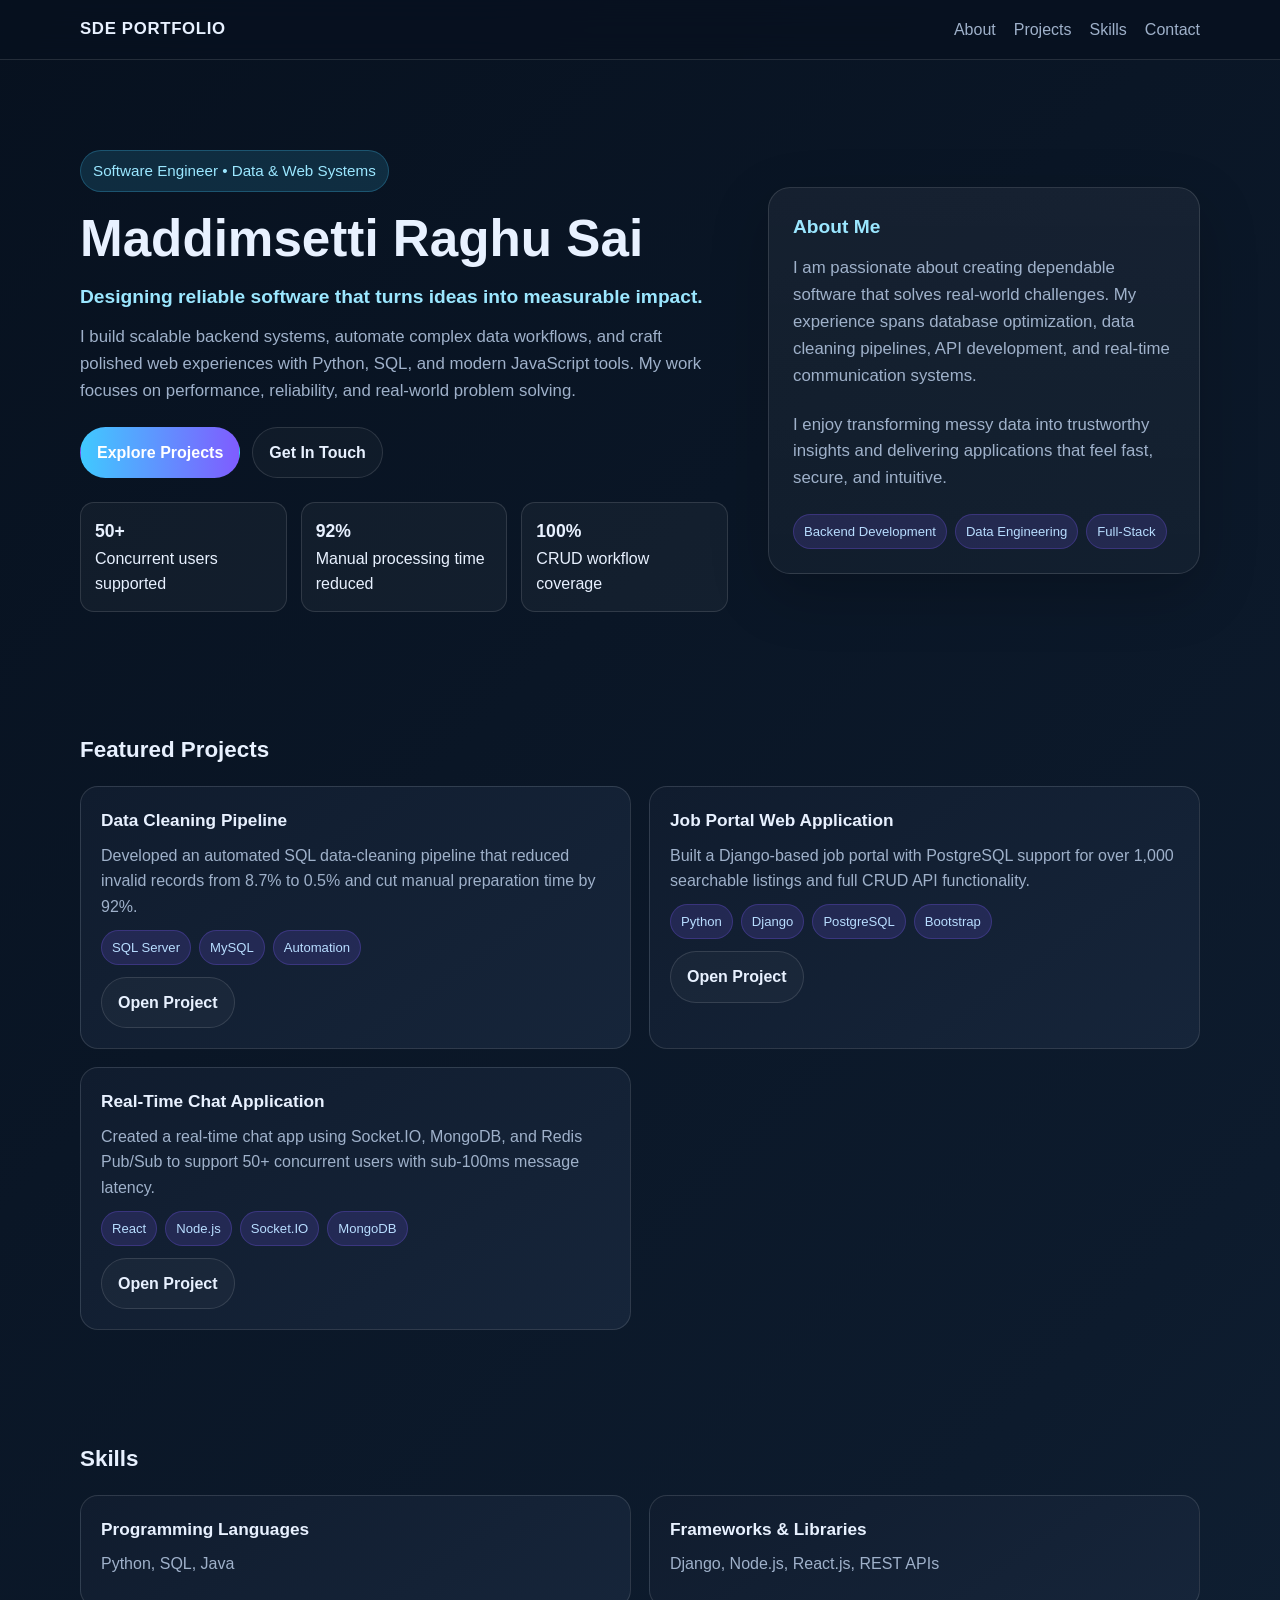
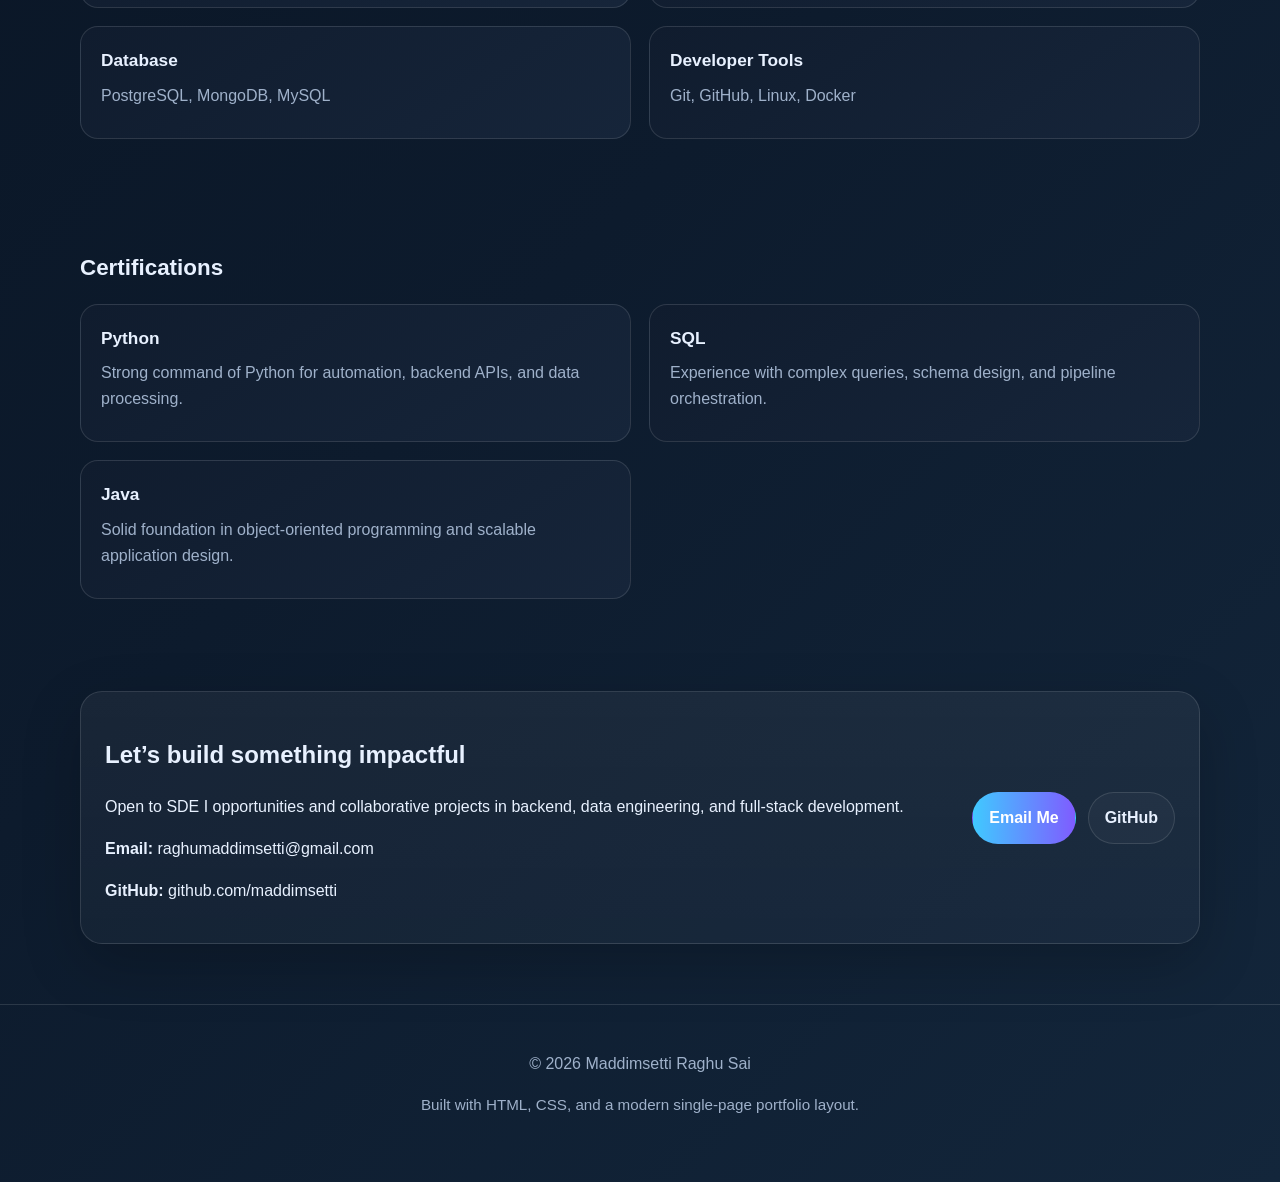
<file: raghu-sai-portfolio/index.html>
<!DOCTYPE html>
<html lang="en">
  <head>
    <meta charset="UTF-8" />
    <meta name="viewport" content="width=device-width, initial-scale=1.0" />
    <title>Software Engineer Portfolio</title>
    <meta name="description" content="Portfolio website for a software engineer specializing in data engineering, web applications, and real-time systems." />
    <style>
      :root {
        --bg: #07111f;
        --panel: #101c2e;
        --panel-2: #16253a;
        --text: #e8f1ff;
        --muted: #9fb1ca;
        --accent: #40c9ff;
        --accent-2: #7f5cff;
        --border: rgba(255, 255, 255, 0.12);
      }

      * { box-sizing: border-box; }
      html { scroll-behavior: smooth; }
      body {
        margin: 0;
        font-family: "Segoe UI", Tahoma, Geneva, Verdana, sans-serif;
        background: linear-gradient(135deg, var(--bg), #0d1b2d 60%, #13263b);
        color: var(--text);
        line-height: 1.6;
      }

      a { color: inherit; text-decoration: none; }
      .container {
        width: min(1120px, calc(100% - 32px));
        margin: 0 auto;
      }

      header {
        position: sticky;
        top: 0;
        z-index: 10;
        backdrop-filter: blur(14px);
        background: rgba(7, 17, 31, 0.75);
        border-bottom: 1px solid var(--border);
      }

      nav {
        display: flex;
        justify-content: space-between;
        align-items: center;
        padding: 16px 0;
      }

      .brand {
        font-weight: 700;
        letter-spacing: 0.04em;
        font-size: 1.05rem;
      }

      .nav-links {
        display: flex;
        gap: 18px;
        color: var(--muted);
      }

      .nav-links a:hover { color: var(--text); }

      .hero {
        padding: 90px 0 70px;
        display: grid;
        grid-template-columns: 1.2fr 0.8fr;
        gap: 40px;
        align-items: center;
      }

      .hero h2 {
        font-size: 1.2rem;
        margin: 0 0 12px;
        color: #9be7ff;
      }

      .pill {
        display: inline-block;
        padding: 8px 12px;
        background: rgba(64, 201, 255, 0.14);
        border: 1px solid rgba(64, 201, 255, 0.25);
        border-radius: 999px;
        color: #9be7ff;
        font-size: 0.95rem;
        margin-bottom: 18px;
      }

      h1 {
        font-size: clamp(2.1rem, 4vw, 3.35rem);
        line-height: 1.12;
        margin: 0 0 14px;
      }

      .hero p {
        font-size: 1.05rem;
        color: var(--muted);
        max-width: 660px;
        margin: 0 0 22px;
      }

      .hero-actions {
        display: flex;
        flex-wrap: wrap;
        gap: 12px;
      }

      .btn {
        padding: 12px 16px;
        border-radius: 999px;
        font-weight: 600;
        border: 1px solid transparent;
      }

      .btn-primary {
        background: linear-gradient(90deg, var(--accent), var(--accent-2));
        color: white;
      }

      .btn-secondary {
        border-color: var(--border);
        background: rgba(255,255,255,0.03);
      }

      .card {
        background: linear-gradient(180deg, rgba(255,255,255,0.05), rgba(255,255,255,0.03));
        border: 1px solid var(--border);
        border-radius: 22px;
        padding: 24px;
        box-shadow: 0 20px 60px rgba(0, 0, 0, 0.2);
      }

      .stats {
        display: grid;
        grid-template-columns: repeat(3, 1fr);
        gap: 14px;
        margin-top: 24px;
      }

      .stat {
        padding: 14px;
        border-radius: 14px;
        background: rgba(255,255,255,0.04);
        border: 1px solid var(--border);
      }

      .stat strong { display: block; font-size: 1.1rem; }

      section { padding: 32px 0 60px; }
      .section-title {
        font-size: 1.4rem;
        margin-bottom: 18px;
      }

      .grid {
        display: grid;
        gap: 18px;
      }

      .projects-grid, .skills-grid {
        grid-template-columns: repeat(2, minmax(0, 1fr));
      }

      .project, .skill, .cert {
        background: linear-gradient(145deg, var(--panel), var(--panel-2));
        border: 1px solid var(--border);
        border-radius: 18px;
        padding: 20px;
        transition: transform 0.2s ease, border-color 0.2s ease;
      }

      .project:hover, .skill:hover, .cert:hover {
        transform: translateY(-3px);
        border-color: rgba(64, 201, 255, 0.35);
      }

      .project h3, .skill h3, .cert h3 {
        margin: 0 0 8px;
        font-size: 1.08rem;
      }

      .project p, .skill p, .cert p {
        margin: 0 0 10px;
        color: var(--muted);
      }

      .tags {
        display: flex;
        flex-wrap: wrap;
        gap: 8px;
      }

      .tag {
        padding: 6px 10px;
        font-size: 0.82rem;
        border-radius: 999px;
        color: #b8ddff;
        background: rgba(127, 92, 255, 0.16);
        border: 1px solid rgba(127, 92, 255, 0.25);
      }

      .contact-box {
        display: flex;
        flex-wrap: wrap;
        justify-content: space-between;
        gap: 14px;
        align-items: center;
      }

      footer {
        padding: 30px 0 50px;
        color: var(--muted);
        text-align: center;
        border-top: 1px solid var(--border);
      }

      .footer-note {
        margin-top: 8px;
        font-size: 0.95rem;
      }

      @media (max-width: 820px) {
        .hero { grid-template-columns: 1fr; padding-top: 60px; }
        .projects-grid, .skills-grid { grid-template-columns: 1fr; }
      }
    </style>
  </head>
  <body>
    <header>
      <div class="container">
        <nav>
          <a class="brand" href="#home">SDE PORTFOLIO</a>
          <div class="nav-links">
            <a href="#about">About</a>
            <a href="#projects">Projects</a>
            <a href="#skills">Skills</a>
            <a href="#contact">Contact</a>
          </div>
        </nav>
      </div>
    </header>

    <main id="home">
      <section class="hero container">
        <div>
          <div class="pill">Software Engineer • Data & Web Systems</div>
          <h1>Maddimsetti Raghu Sai</h1>
          <h2>Designing reliable software that turns ideas into measurable impact.</h2>
          <p>
            I build scalable backend systems, automate complex data workflows, and craft polished web experiences with Python, SQL, and modern JavaScript tools. My work focuses on performance, reliability, and real-world problem solving.
          </p>
          <div class="hero-actions">
            <a class="btn btn-primary" href="#projects">Explore Projects</a>
            <a class="btn btn-secondary" href="#contact">Get In Touch</a>
          </div>
          <div class="stats">
            <div class="stat"><strong>50+</strong><span>Concurrent users supported</span></div>
            <div class="stat"><strong>92%</strong><span>Manual processing time reduced</span></div>
            <div class="stat"><strong>100%</strong><span>CRUD workflow coverage</span></div>
          </div>
        </div>

        <div class="card">
          <h2>About Me</h2>
          <p>
            I am passionate about creating dependable software that solves real-world challenges. My experience spans database optimization, data cleaning pipelines, API development, and real-time communication systems.
          </p>
          <p>
            I enjoy transforming messy data into trustworthy insights and delivering applications that feel fast, secure, and intuitive.
          </p>
          <div class="tags" style="margin-top: 14px;">
            <span class="tag">Backend Development</span>
            <span class="tag">Data Engineering</span>
            <span class="tag">Full-Stack</span>
          </div>
        </div>
      </section>

      <section id="projects" class="container">
        <h2 class="section-title">Featured Projects</h2>
        <div class="grid projects-grid">
          <article class="project">
            <h3>Data Cleaning Pipeline</h3>
            <p>Developed an automated SQL data-cleaning pipeline that reduced invalid records from 8.7% to 0.5% and cut manual preparation time by 92%.</p>
            <div class="tags">
              <span class="tag">SQL Server</span>
              <span class="tag">MySQL</span>
              <span class="tag">Automation</span>
            </div>
            <div class="hero-actions" style="margin-top: 12px;">
              <a class="btn btn-secondary" href="../Data Cleaning Pipeline Project/README.md">Open Project</a>
            </div>
          </article>

          <article class="project">
            <h3>Job Portal Web Application</h3>
            <p>Built a Django-based job portal with PostgreSQL support for over 1,000 searchable listings and full CRUD API functionality.</p>
            <div class="tags">
              <span class="tag">Python</span>
              <span class="tag">Django</span>
              <span class="tag">PostgreSQL</span>
              <span class="tag">Bootstrap</span>
            </div>
            <div class="hero-actions" style="margin-top: 12px;">
              <a class="btn btn-secondary" href="../Job Portal Web Application/README.md">Open Project</a>
            </div>
          </article>

          <article class="project">
            <h3>Real-Time Chat Application</h3>
            <p>Created a real-time chat app using Socket.IO, MongoDB, and Redis Pub/Sub to support 50+ concurrent users with sub-100ms message latency.</p>
            <div class="tags">
              <span class="tag">React</span>
              <span class="tag">Node.js</span>
              <span class="tag">Socket.IO</span>
              <span class="tag">MongoDB</span>
            </div>
            <div class="hero-actions" style="margin-top: 12px;">
              <a class="btn btn-secondary" href="../Real-Time Chat Application/README.md">Open Project</a>
            </div>
          </article>
        </div>
      </section>

      <section id="skills" class="container">
        <h2 class="section-title">Skills</h2>
        <div class="grid skills-grid">
          <article class="skill">
            <h3>Programming Languages</h3>
            <p>Python, SQL, Java</p>
          </article>
          <article class="skill">
            <h3>Frameworks & Libraries</h3>
            <p>Django, Node.js, React.js, REST APIs</p>
          </article>
          <article class="skill">
            <h3>Database</h3>
            <p>PostgreSQL, MongoDB, MySQL</p>
          </article>
          <article class="skill">
            <h3>Developer Tools</h3>
            <p>Git, GitHub, Linux, Docker</p>
          </article>
        </div>
      </section>

      <section id="about" class="container">
        <h2 class="section-title">Certifications</h2>
        <div class="grid skills-grid">
          <article class="cert">
            <h3>Python</h3>
            <p>Strong command of Python for automation, backend APIs, and data processing.</p>
          </article>
          <article class="cert">
            <h3>SQL</h3>
            <p>Experience with complex queries, schema design, and pipeline orchestration.</p>
          </article>
          <article class="cert">
            <h3>Java</h3>
            <p>Solid foundation in object-oriented programming and scalable application design.</p>
          </article>
        </div>
      </section>

      <section id="contact" class="container">
        <div class="card contact-box">
          <div>
            <h2>Let’s build something impactful</h2>
            <p>Open to SDE I opportunities and collaborative projects in backend, data engineering, and full-stack development.</p>
            <p><strong>Email:</strong> raghumaddimsetti@gmail.com</p>
            <p><strong>GitHub:</strong> github.com/maddimsetti</p>
          </div>
          <div class="hero-actions">
            <a class="btn btn-primary" href="mailto:raghumaddimsetti@gmail.com">Email Me</a>
            <a class="btn btn-secondary" href="https://github.com/maddimsetti" target="_blank" rel="noreferrer">GitHub</a>
          </div>
        </div>
      </section>
    </main>

    <footer>
      <div class="container">
        <p>© <span id="year"></span> Maddimsetti Raghu Sai</p>
        <p class="footer-note">Built with HTML, CSS, and a modern single-page portfolio layout.</p>
      </div>
    </footer>

    <script>
      document.getElementById('year').textContent = new Date().getFullYear();
    </script>
  </body>
</html>
</file>
